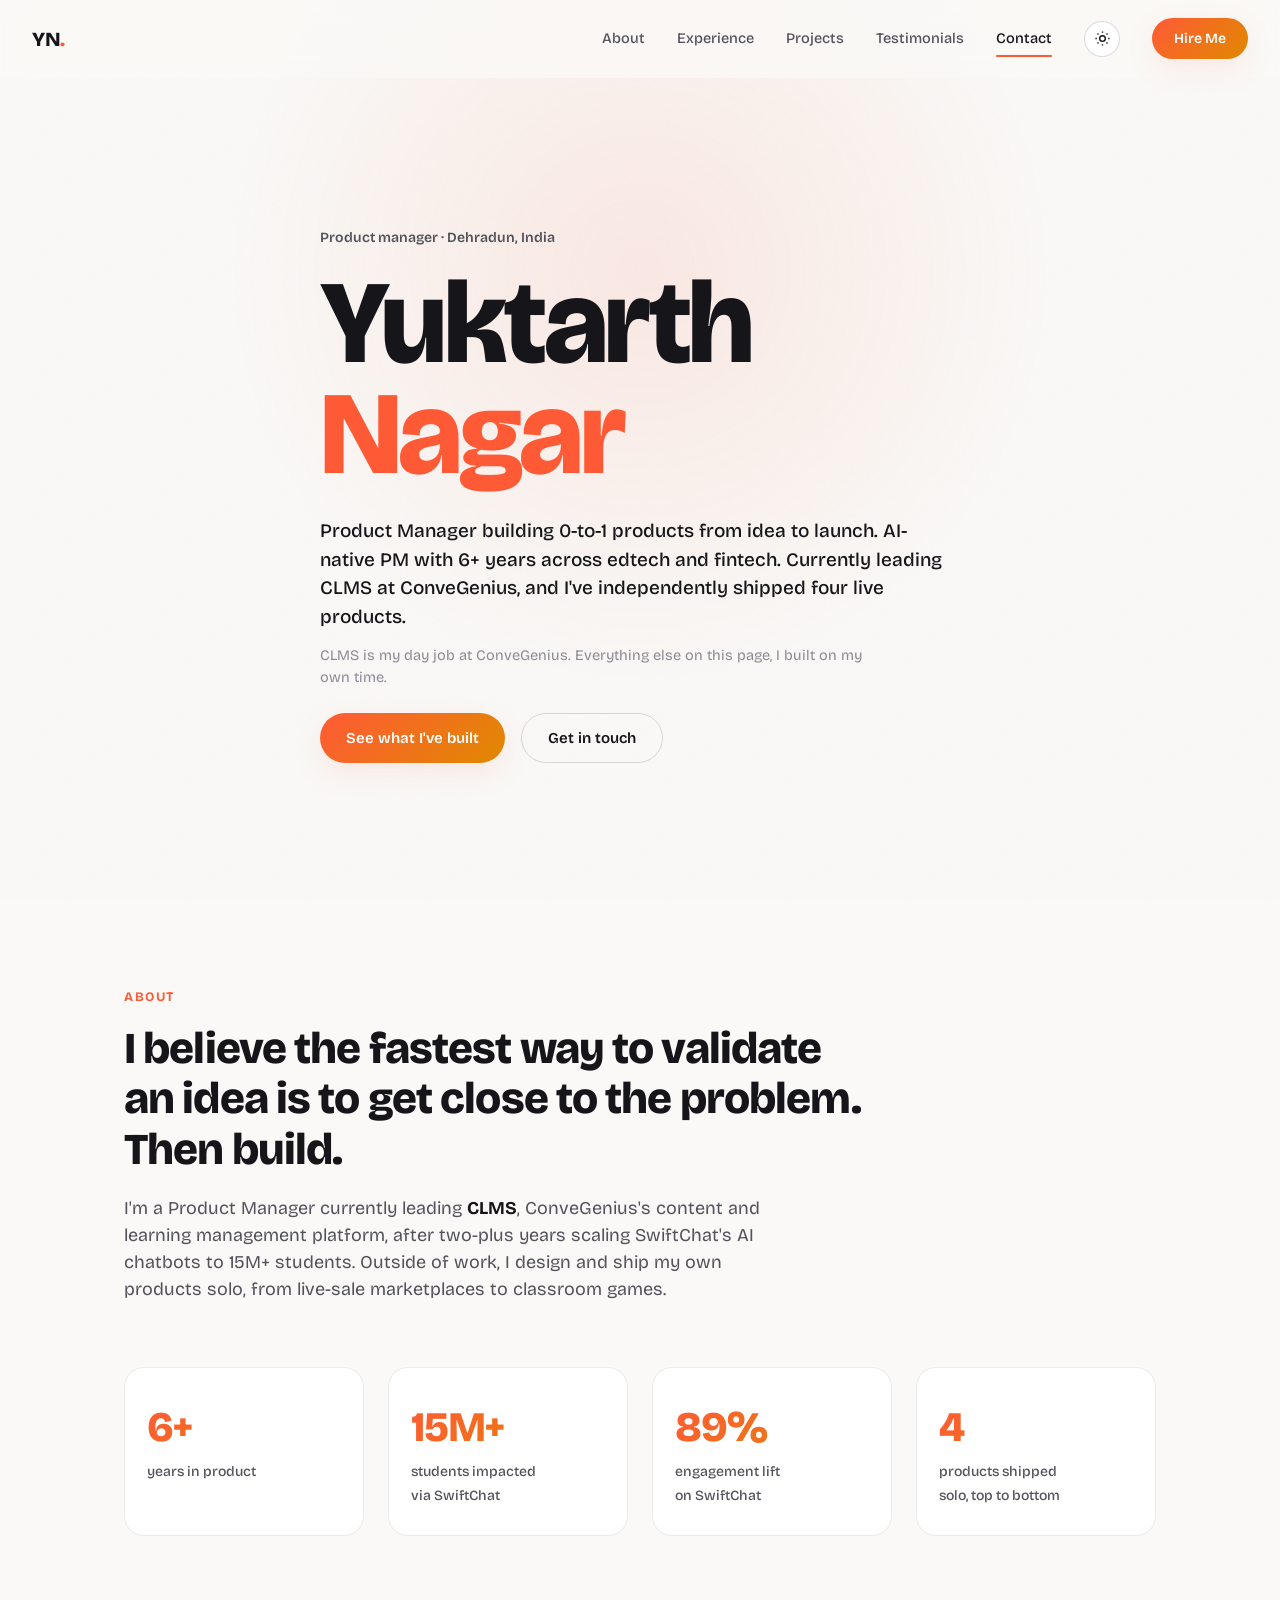
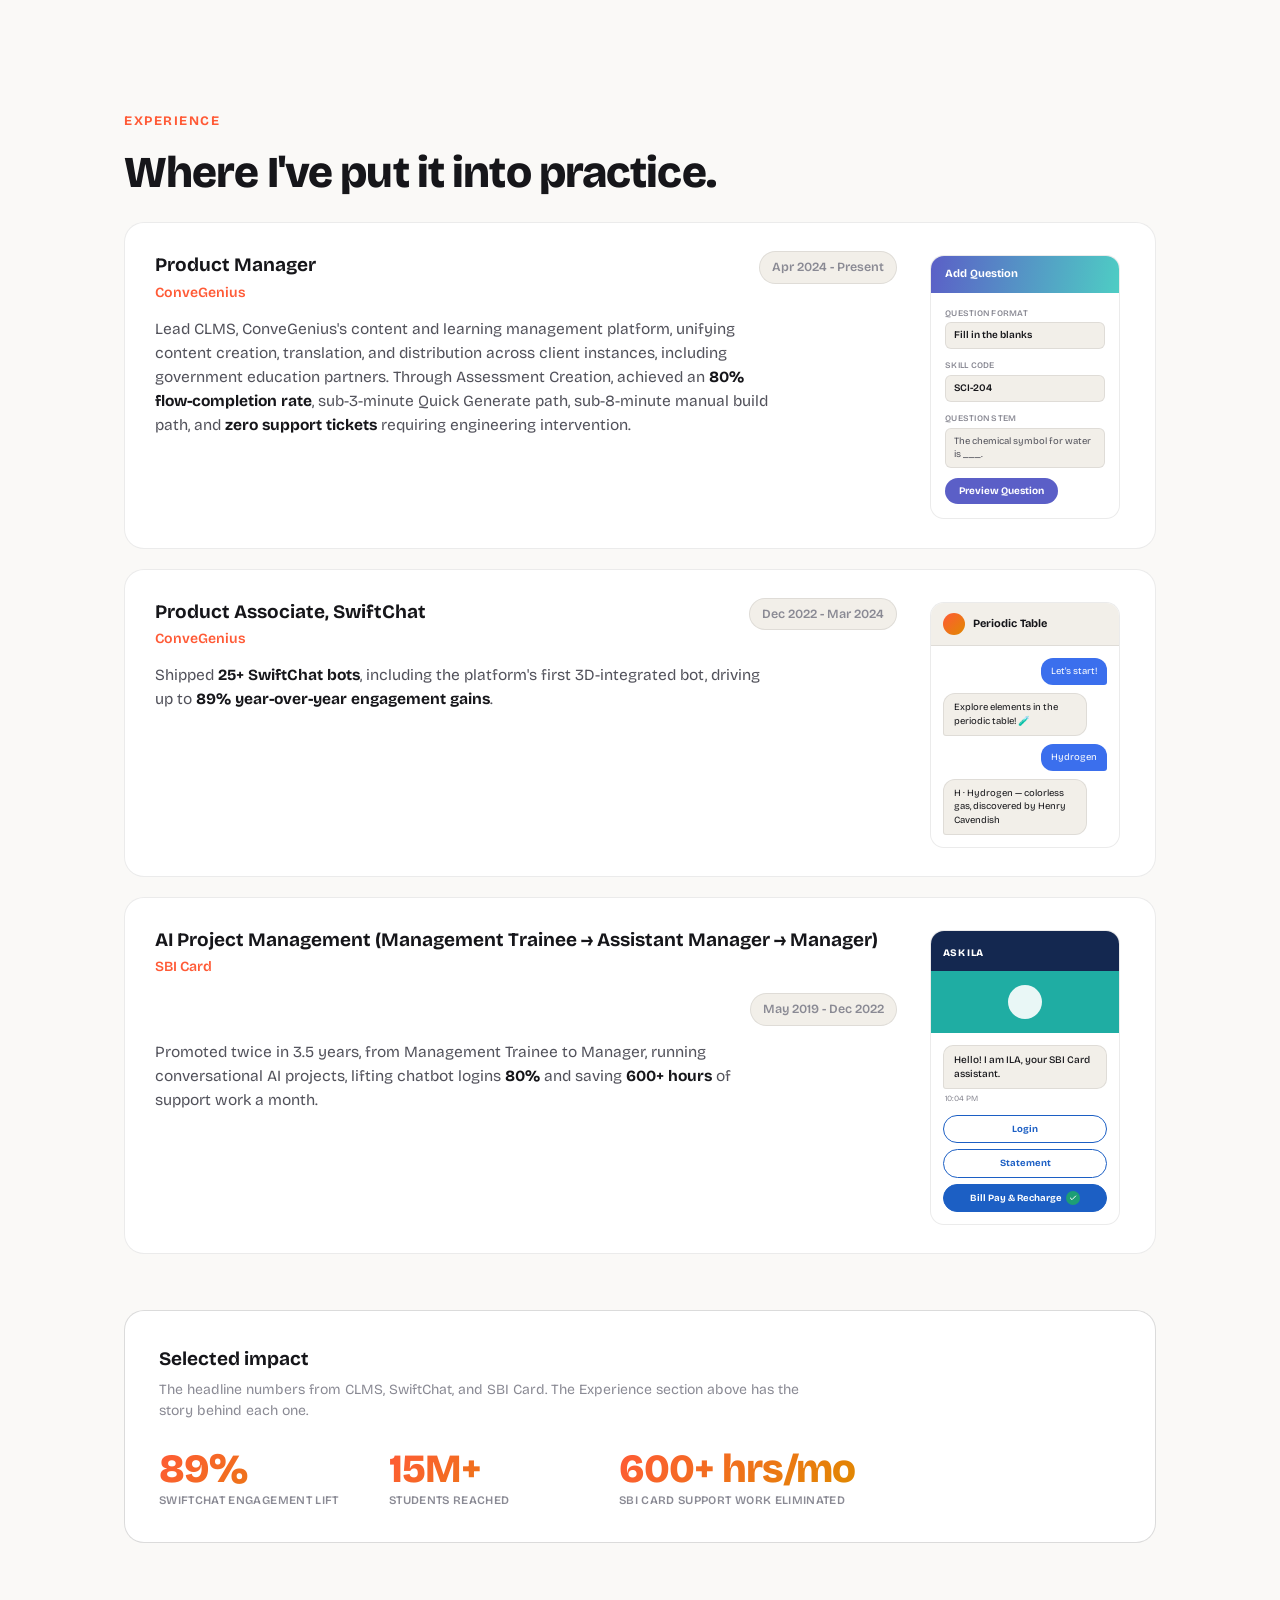
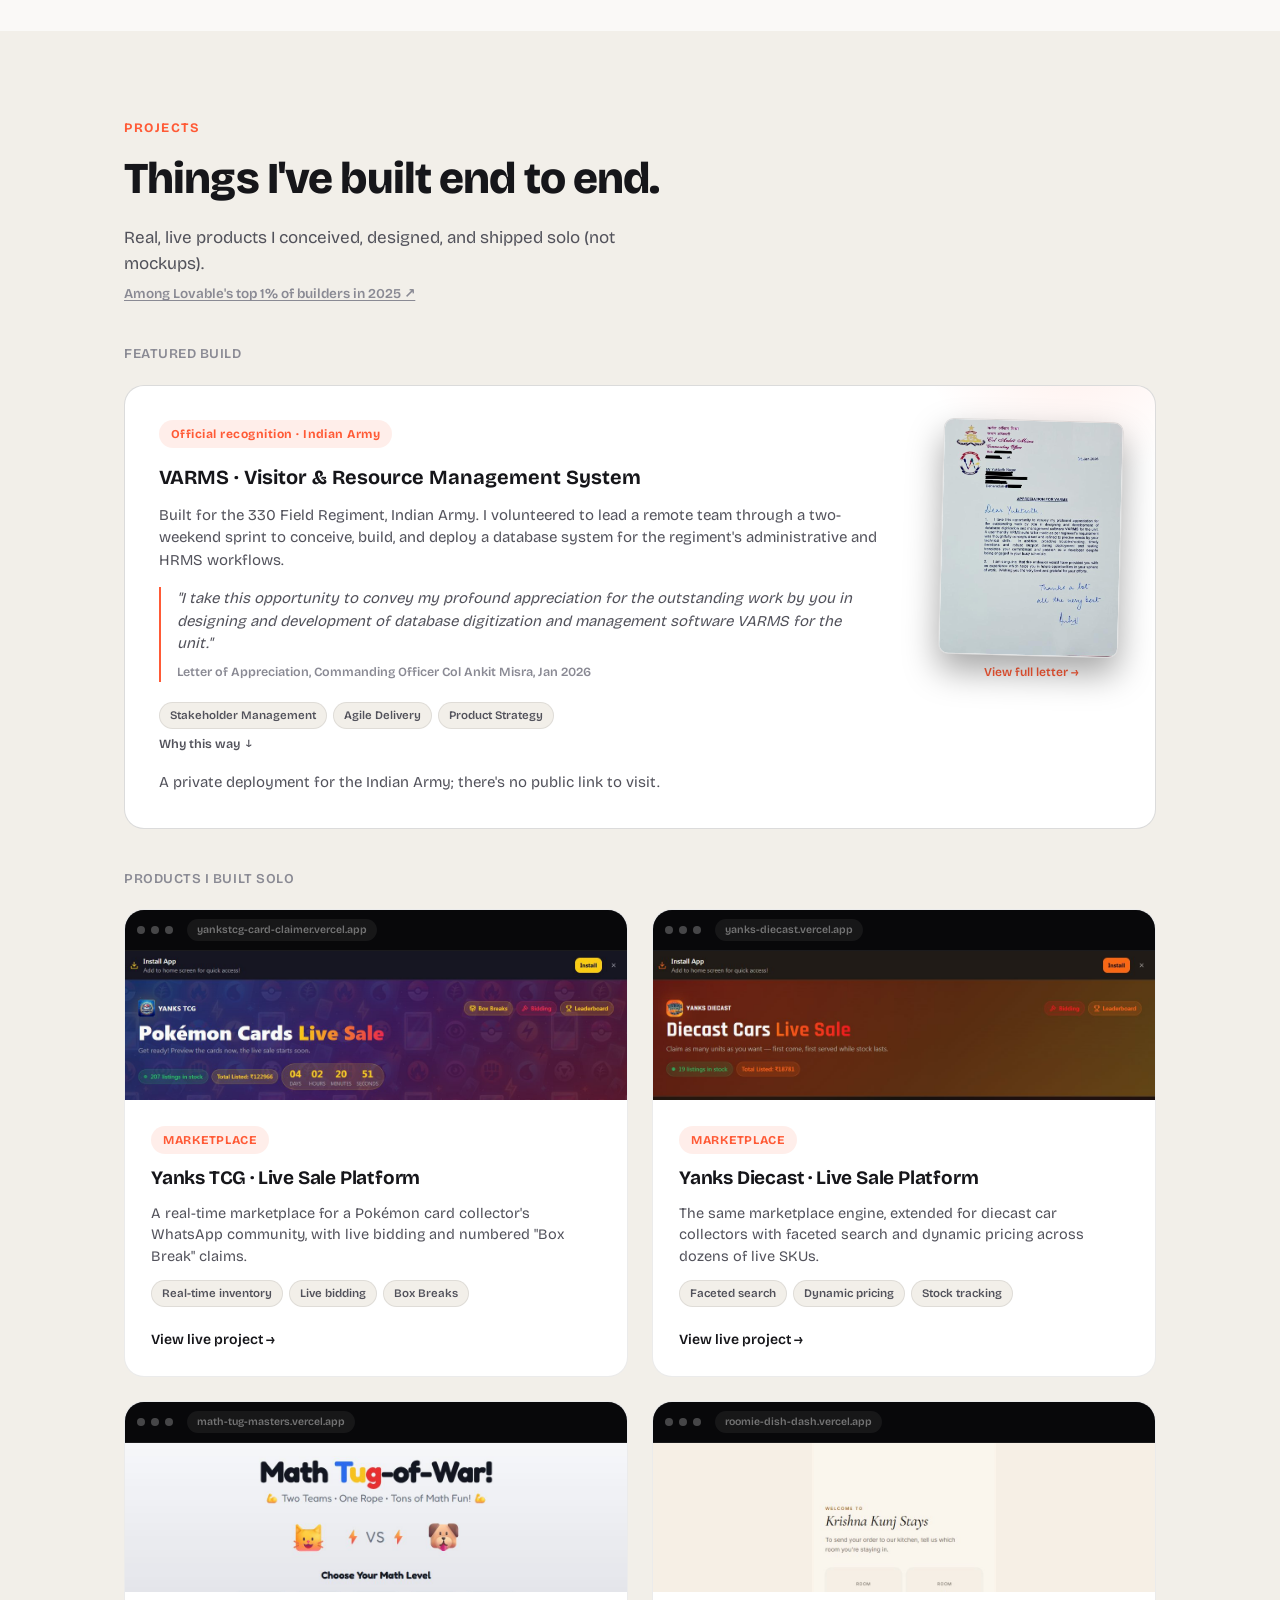
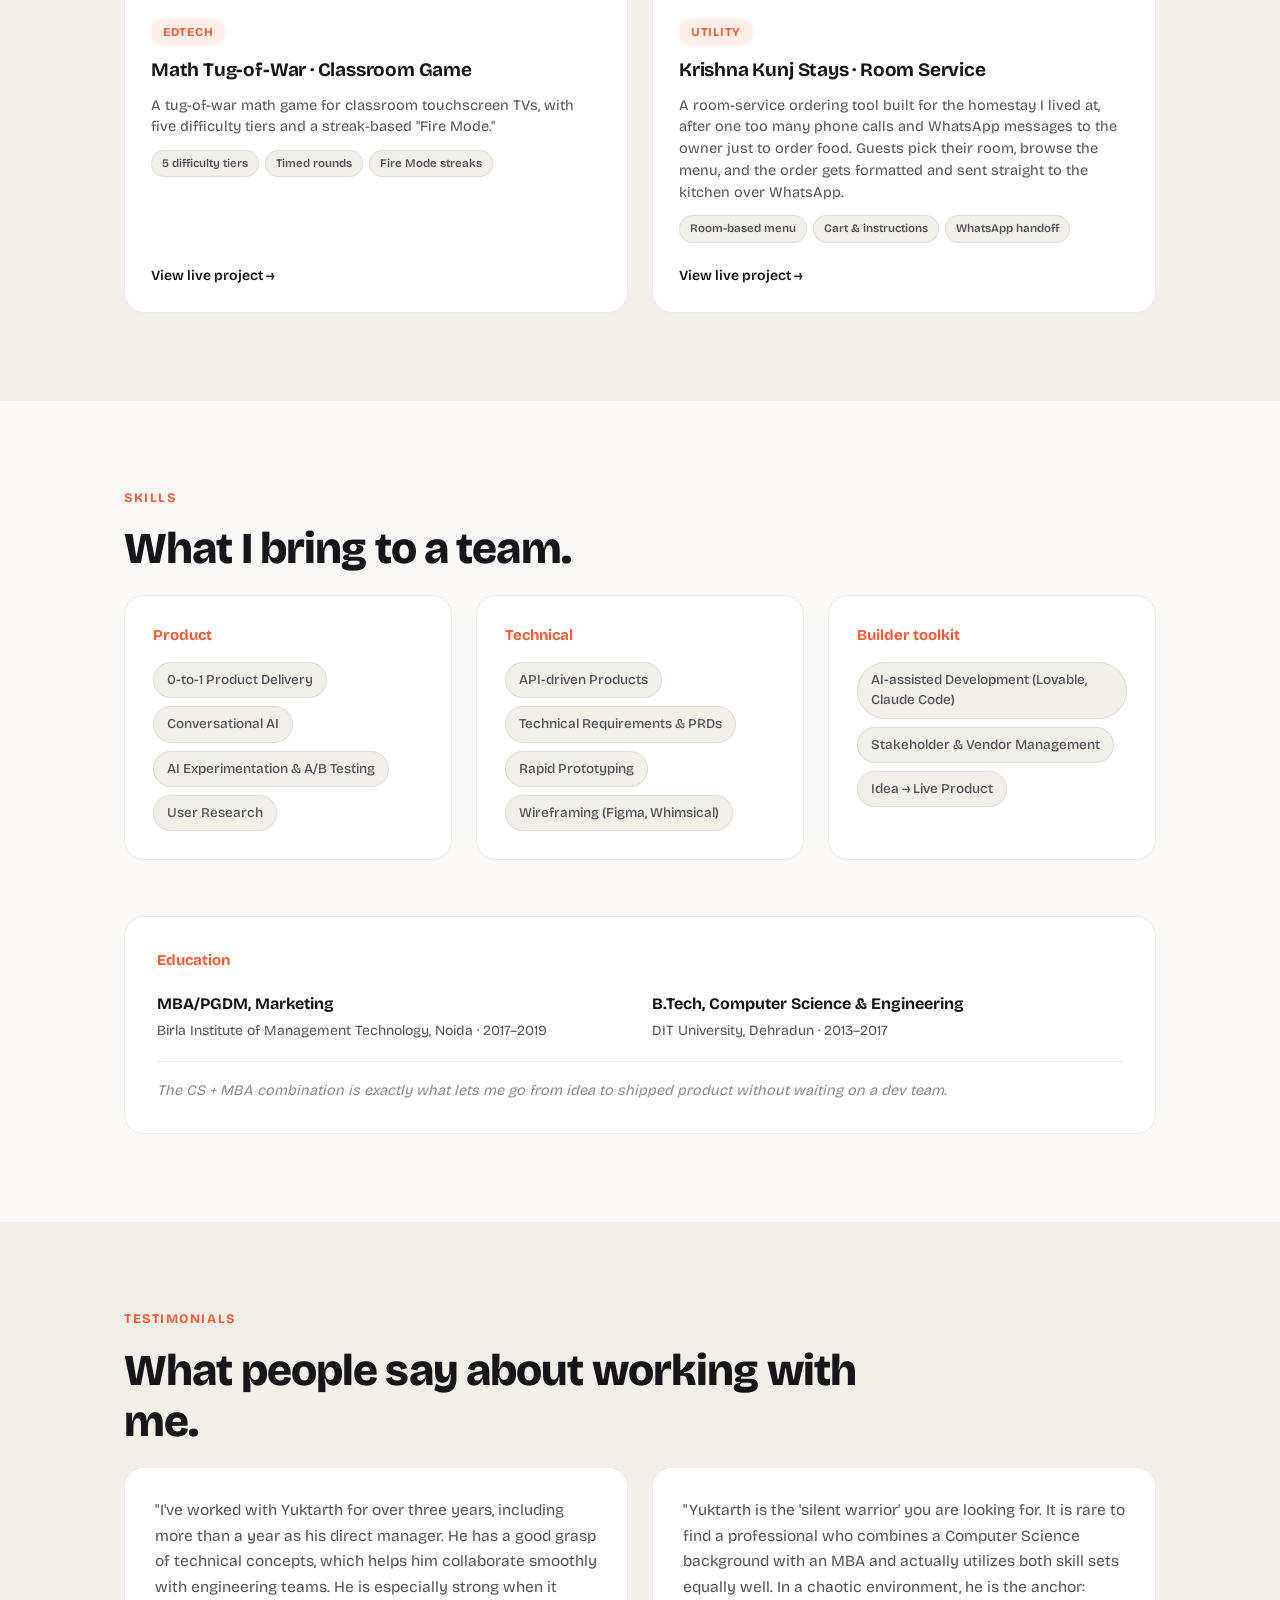
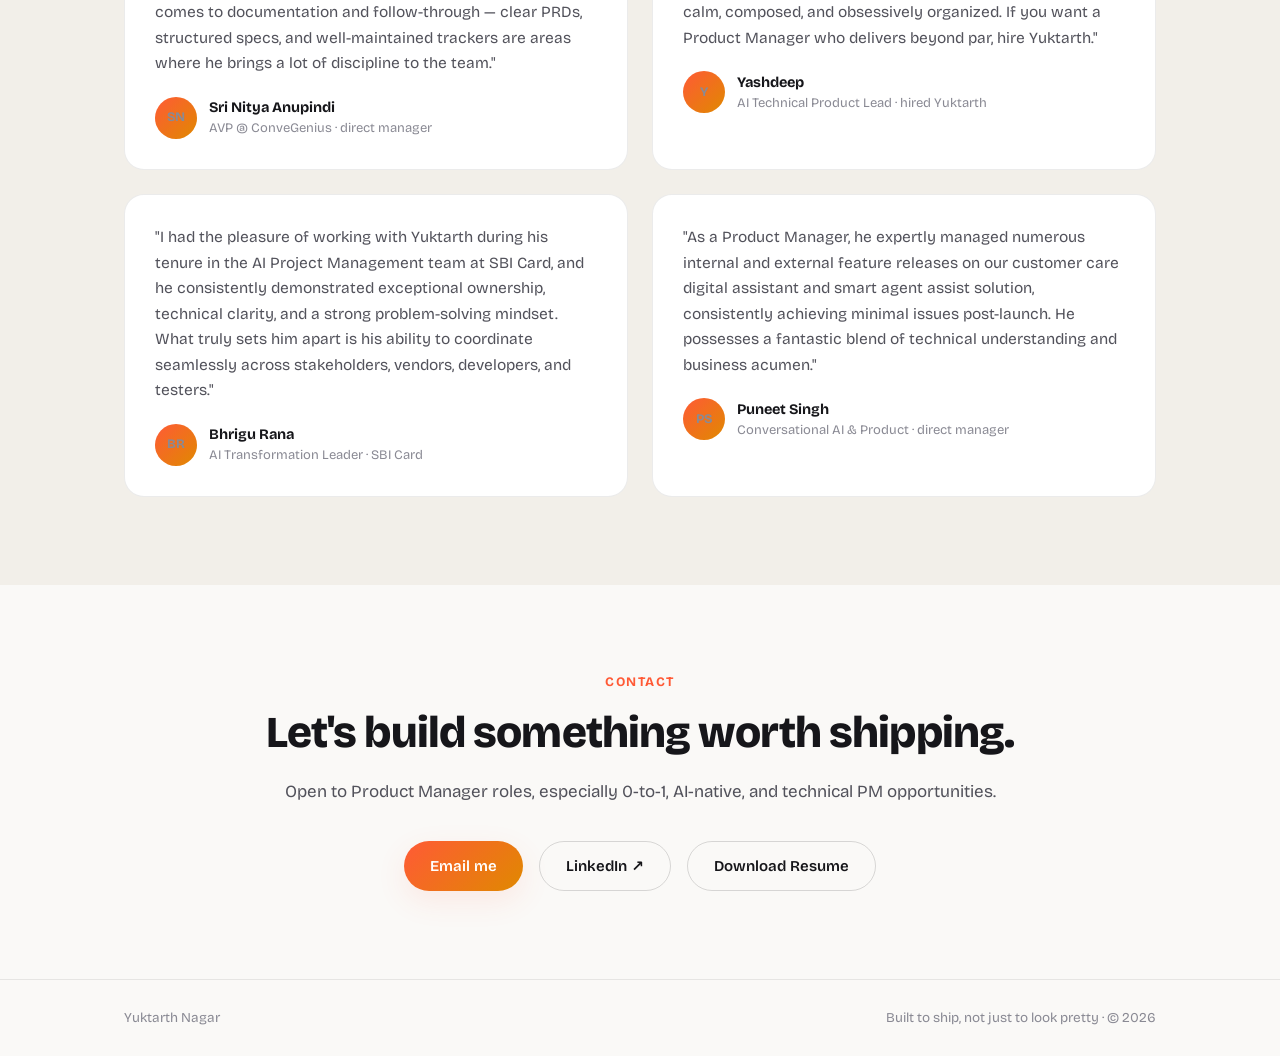
<file: index.html>
<!doctype html>
<html lang="en">
<head>
<meta charset="UTF-8" />
<meta name="viewport" content="width=device-width, initial-scale=1.0" />
<title>Yuktarth Nagar · Product Manager</title>
<meta name="description" content="Yuktarth Nagar, Product Manager with 6+ years in edtech and fintech. I ship products end to end, not just roadmaps." />
<link rel="preconnect" href="https://fonts.googleapis.com" />
<link rel="preconnect" href="https://fonts.gstatic.com" crossorigin />
<link href="https://fonts.googleapis.com/css2?family=Bricolage+Grotesque:opsz,wght@12..96,400..800&display=swap" rel="stylesheet" />
<link rel="stylesheet" href="styles.css" />
</head>
<body>

<div class="noise"></div>

<nav class="nav" id="nav">
  <a href="#top" class="nav-brand">YN<span class="dot">.</span></a>
  <button class="nav-toggle" id="navToggle" aria-label="Toggle menu">
    <span></span><span></span><span></span>
  </button>
  <div class="nav-links" id="navLinks">
    <a href="#about" data-nav>About</a>
    <a href="#experience" data-nav>Experience</a>
    <a href="#projects" data-nav>Projects</a>
    <a href="#testimonials" data-nav>Testimonials</a>
    <a href="#contact" data-nav>Contact</a>
    <button class="theme-toggle" id="themeToggle" aria-label="Toggle theme">
      <svg class="icon-sun" viewBox="0 0 24 24" fill="none" stroke="currentColor" stroke-width="2"><circle cx="12" cy="12" r="4"/><path d="M12 2v2M12 20v2M4.93 4.93l1.41 1.41M17.66 17.66l1.41 1.41M2 12h2M20 12h2M6.34 17.66l-1.41 1.41M19.07 4.93l-1.41 1.41"/></svg>
      <svg class="icon-moon" viewBox="0 0 24 24" fill="none" stroke="currentColor" stroke-width="2"><path d="M21 12.79A9 9 0 1 1 11.21 3 7 7 0 0 0 21 12.79z"/></svg>
    </button>
    <a href="#contact" class="btn btn-primary btn-nav" id="navCta">Hire Me</a>
  </div>
</nav>

<main id="top">

  <!-- HERO -->
  <section class="hero">
    <div class="hero-glow"></div>
    <div class="container hero-inner">
      <p class="reveal eyebrow" id="heroEyebrow"></p>
      <h1 class="reveal hero-name" id="heroName"></h1>
      <p class="reveal hero-positioning" id="heroPositioning"></p>
      <p class="reveal hero-tagline" id="heroTagline"></p>
      <div class="reveal hero-ctas" id="heroCtas"></div>
    </div>
  </section>

  <!-- ABOUT -->
  <section class="section" id="about">
    <div class="container">
      <p class="reveal kicker" id="aboutKicker"></p>
      <h2 class="reveal section-title" id="aboutTitle"></h2>
      <p class="reveal about-text" id="aboutText"></p>
      <div class="stats" id="aboutStats"></div>
    </div>
  </section>

  <!-- EXPERIENCE -->
  <section class="section" id="experience">
    <div class="container">
      <p class="reveal kicker" id="experienceKicker"></p>
      <h2 class="reveal section-title" id="experienceTitle"></h2>

      <div class="roles" id="roles"></div>

      <div class="impact reveal">
        <h3 class="impact-title" id="impactTitle"></h3>
        <p class="impact-sub" id="impactSub"></p>
        <div class="impact-flat-grid" id="impactStats"></div>
      </div>
    </div>
  </section>

  <!-- PROJECTS -->
  <section class="section section-tinted" id="projects">
    <div class="container">
      <p class="reveal kicker" id="projectsKicker"></p>
      <h2 class="reveal section-title" id="projectsTitle"></h2>
      <p class="reveal section-intro" id="projectsIntro"></p>
      <p class="reveal section-stat-line" id="projectsStatLine"></p>

      <p class="reveal projects-subhead">Featured build</p>
      <div class="recognition reveal" id="recognition"></div>

      <p class="reveal projects-subhead" id="projectsSubhead"></p>

      <div class="projects-grid" id="projectsGrid"></div>
    </div>
  </section>

  <!-- SKILLS -->
  <section class="section" id="skills">
    <div class="container">
      <p class="reveal kicker" id="skillsKicker"></p>
      <h2 class="reveal section-title" id="skillsTitle"></h2>

      <div class="skills-grid" id="skillsGrid"></div>

      <div class="education reveal" id="education"></div>
    </div>
  </section>

  <!-- TESTIMONIALS -->
  <section class="section section-tinted" id="testimonials">
    <div class="container">
      <p class="reveal kicker" id="testimonialsKicker"></p>
      <h2 class="reveal section-title" id="testimonialsTitle"></h2>

      <div class="testimonials-grid" id="testimonialsGrid"></div>
    </div>
  </section>

  <!-- CONTACT -->
  <section class="section contact" id="contact">
    <div class="container contact-inner">
      <p class="reveal kicker" id="contactKicker"></p>
      <h2 class="reveal section-title" id="contactTitle"></h2>
      <p class="reveal contact-sub" id="contactSub"></p>
      <div class="reveal contact-links" id="contactLinks"></div>
    </div>
  </section>

</main>

<footer class="footer">
  <div class="container footer-inner">
    <span id="footerName"></span>
    <span id="footerTagline"></span>
  </div>
</footer>

<script src="script.js"></script>
</body>
</html>
</file>
<file: styles.css>
/* ---------- Theme tokens ---------- */
:root {
  --bg: #faf9f7;
  --bg-soft: #ffffff;
  --bg-tint: #f2efe9;
  --fg: #16161a;
  --fg-muted: #52525b;
  --fg-faint: #8a8a94;
  --border: rgba(0,0,0,0.08);
  --border-strong: rgba(0,0,0,0.14);
  --accent: #ff5a36;
  --accent-2: #e08900;
  --accent-soft: rgba(255,90,54,0.10);
  --card: #ffffff;
  --shadow: 0 20px 50px rgba(0,0,0,0.08);
  --good: #1d9e75;
  --good-soft: rgba(29,158,117,0.12);
  --radius: 20px;
  --font: "Bricolage Grotesque", -apple-system, BlinkMacSystemFont, "Segoe UI", system-ui, sans-serif;
}

:root[data-theme="dark"] {
  --bg: #0b0b0f;
  --bg-soft: #131318;
  --bg-tint: #0f0f14;
  --fg: #f3f3f5;
  --fg-muted: #a3a3ad;
  --fg-faint: #6f6f7a;
  --border: rgba(255,255,255,0.09);
  --border-strong: rgba(255,255,255,0.16);
  --accent: #ff5a36;
  --accent-2: #ffb020;
  --accent-soft: rgba(255,90,54,0.14);
  --card: #16161c;
  --shadow: 0 20px 60px rgba(0,0,0,0.45);
  --good: #1d9e75;
  --good-soft: rgba(29,158,117,0.18);
}

* { box-sizing: border-box; margin: 0; padding: 0; }
html { scroll-behavior: smooth; overflow-x: hidden; -webkit-text-size-adjust: 100%; text-size-adjust: 100%; }

body {
  background: var(--bg);
  color: var(--fg);
  font-family: var(--font);
  line-height: 1.5;
  -webkit-font-smoothing: antialiased;
  transition: background 0.3s ease, color 0.3s ease;
}

.container { max-width: 1080px; margin: 0 auto; padding: 0 24px; }

.noise {
  position: fixed; inset: 0; pointer-events: none; z-index: 0; opacity: 0.035;
  background-image: url("data:image/svg+xml,%3Csvg xmlns='http://www.w3.org/2000/svg' width='120' height='120'%3E%3Cfilter id='n'%3E%3CfeTurbulence type='fractalNoise' baseFrequency='0.9' numOctaves='2' stitchTiles='stitch'/%3E%3C/filter%3E%3Crect width='100%25' height='100%25' filter='url(%23n)'/%3E%3C/svg%3E");
}

::selection { background: var(--accent); color: #fff; }

a { color: inherit; text-decoration: none; }
ul { list-style: none; }

/* ---------- Nav ---------- */
.nav {
  position: fixed; top: 0; left: 0; right: 0; z-index: 100;
  display: flex; align-items: center; justify-content: space-between;
  padding: 18px 32px;
  background: color-mix(in srgb, var(--bg) 78%, transparent);
  backdrop-filter: blur(14px);
  border-bottom: 1px solid transparent;
  transition: border-color 0.3s ease, background 0.3s ease;
}
.nav.scrolled { border-bottom-color: var(--border); }

.nav-brand {
  font-weight: 800; font-size: 20px; letter-spacing: -0.02em;
}
.nav-brand .dot { color: var(--accent); }

.nav-links {
  display: flex; align-items: center; gap: 32px;
  font-size: 14.5px; font-weight: 500;
}
.nav-links a {
  color: var(--fg-muted); position: relative; padding: 4px 0;
  transition: color 0.2s ease;
}
.nav-links a:hover, .nav-links a.active { color: var(--fg); }
.nav-links a.active::after {
  content: ""; position: absolute; left: 0; right: 0; bottom: -4px; height: 2px;
  background: var(--accent); border-radius: 2px;
}

.theme-toggle {
  display: flex; align-items: center; justify-content: center;
  width: 36px; height: 36px; border-radius: 50%;
  border: 1px solid var(--border-strong); background: var(--bg-soft);
  color: var(--fg); cursor: pointer;
}
.theme-toggle svg { width: 17px; height: 17px; }
.theme-toggle .icon-moon { display: none; }
:root[data-theme="light"] .theme-toggle .icon-sun { display: none; }
:root[data-theme="light"] .theme-toggle .icon-moon { display: block; }

.nav-toggle {
  display: none; flex-direction: column; justify-content: center; gap: 5px;
  width: 36px; height: 36px; background: none; border: none; cursor: pointer;
}
.nav-toggle span { display: block; height: 2px; width: 100%; background: var(--fg); border-radius: 2px; }

.nav-links a.btn-nav { padding: 10px 22px; font-size: 14px; color: #fff; }
.nav-links a.btn-nav:hover { color: #fff; }


/* ---------- Buttons ---------- */
.btn {
  display: inline-flex; align-items: center; justify-content: center;
  padding: 13px 26px; border-radius: 999px; font-weight: 600; font-size: 15px;
  transition: transform 0.2s ease, box-shadow 0.2s ease, background 0.2s ease;
  white-space: nowrap;
}
.btn-primary {
  background: linear-gradient(135deg, var(--accent), var(--accent-2));
  color: #fff;
  box-shadow: 0 10px 30px var(--accent-soft);
}
.btn-primary:hover { transform: translateY(-2px); box-shadow: 0 14px 36px var(--accent-soft); }
.btn-ghost {
  background: transparent; border: 1px solid var(--border-strong); color: var(--fg);
}
.btn-ghost:hover { border-color: var(--accent); color: var(--accent); transform: translateY(-2px); }

/* ---------- Hero ---------- */
.hero {
  position: relative; min-height: 100vh; display: flex; flex-direction: column;
  justify-content: center; padding-top: 90px; overflow: hidden;
}
.hero-glow {
  position: absolute; top: -20%; left: 50%; transform: translateX(-50%);
  width: min(900px, 110vw); height: min(900px, 110vw); border-radius: 50%;
  background: radial-gradient(circle, var(--accent-soft) 0%, transparent 65%);
  pointer-events: none;
}
.hero-inner { position: relative; z-index: 1; max-width: 820px; }
.eyebrow {
  font-size: 14px; color: var(--fg-muted); font-weight: 600; margin-bottom: 20px;
}
.hero-name {
  font-size: clamp(52px, 11vw, 118px); font-weight: 800; letter-spacing: -0.03em;
  line-height: 0.94; margin-bottom: 28px;
}
.hero-name span { display: block; }
.hero-name .name-first { color: var(--fg); }
.hero-name .name-last { color: var(--accent); }
.hero-positioning {
  font-size: clamp(16px, 2vw, 19px); color: var(--fg); font-weight: 500; max-width: 640px;
  margin-bottom: 14px; line-height: 1.5;
}
.hero-tagline {
  font-size: 14.5px; color: var(--fg-faint); max-width: 560px; margin-bottom: 24px; font-weight: 400;
}
.hero-tagline strong { color: var(--fg-muted); }
.hero-tagline em { font-family: Georgia, "Iowan Old Style", ui-serif, serif; font-style: italic; color: var(--fg-muted); }
.hero-ctas { display: flex; gap: 16px; flex-wrap: wrap; }

/* ---------- Sections ---------- */
.section { padding: 88px 0; position: relative; z-index: 1; }
.section-tinted { background: var(--bg-tint); }
.kicker {
  font-size: 13px; font-weight: 700; letter-spacing: 0.12em; text-transform: uppercase;
  color: var(--accent); margin-bottom: 16px;
}
.section-title {
  font-size: clamp(28px, 4.2vw, 44px); font-weight: 800; letter-spacing: -0.02em;
  line-height: 1.15; margin-bottom: 20px; max-width: 760px;
}
.section-intro { color: var(--fg-muted); font-size: 17px; max-width: 560px; margin-bottom: 8px; }
.section-stat-line {
  color: var(--fg-faint); font-size: 13.5px; font-weight: 600; margin-bottom: 40px;
}
.section-stat-line a { color: var(--fg-faint); text-decoration: underline; text-underline-offset: 2px; transition: color 0.2s ease; }
.section-stat-line a:hover { color: var(--accent); }

/* ---------- About ---------- */
.about-text { font-size: 18px; color: var(--fg-muted); max-width: 680px; margin-bottom: 64px; }
.about-text strong { color: var(--fg); }
.stats {
  display: grid; grid-template-columns: repeat(4, 1fr); gap: 24px;
}
.stat {
  background: var(--card); border: 1px solid var(--border); border-radius: var(--radius);
  padding: 28px 22px;
}
.stat-num {
  display: block; font-size: 42px; font-weight: 800; letter-spacing: -0.02em;
  background: linear-gradient(135deg, var(--accent), var(--accent-2));
  -webkit-background-clip: text; background-clip: text; color: transparent;
}
.stat-label { color: var(--fg-muted); font-size: 14px; font-weight: 500; }

/* ---------- Experience roles ---------- */
.roles { display: flex; flex-direction: column; gap: 20px; margin-top: 24px; }
.role-card {
  background: var(--card); border: 1px solid var(--border); border-radius: var(--radius);
  padding: 28px 30px;
  display: flex; gap: 28px; align-items: flex-start;
}
.role-content { flex: 1; min-width: 0; }
.role-scene { flex-shrink: 0; width: 200px; display: flex; justify-content: center; padding-top: 4px; }
@media (max-width: 720px) {
  .role-card { flex-direction: column; }
  .role-scene { width: 100%; }
}
.role-head { display: flex; align-items: flex-start; gap: 16px; flex-wrap: wrap; margin-bottom: 14px; }
.role-head h3 { font-size: 19px; font-weight: 700; }
.role-company { color: var(--accent); font-weight: 600; font-size: 14px; margin-top: 2px; }
.role-date {
  margin-left: auto; font-size: 12.5px; color: var(--fg-faint); font-weight: 600;
  background: var(--bg-tint); border: 1px solid var(--border); padding: 6px 12px; border-radius: 999px;
}
.role-summary { color: var(--fg-muted); font-size: 15.5px; line-height: 1.55; max-width: 620px; }
.role-summary strong { color: var(--fg); }
.role-card .feature-chips { margin-top: 14px; }

/* ---------- Role scenes ---------- */
.sc-panel {
  width: 190px; background: var(--card); border: 1px solid var(--border); border-radius: 14px;
  overflow: hidden;
  opacity: 0; transform: translateY(28px) scale(0.96);
}
.sc-header {
  display: flex; align-items: center; gap: 8px; padding: 10px 12px;
  border-bottom: 1px solid var(--border); background: var(--bg-tint);
}
.sc-avatar { width: 22px; height: 22px; border-radius: 50%; background: linear-gradient(135deg, var(--accent), var(--accent-2)); flex-shrink: 0; }
.sc-title { font-size: 11px; font-weight: 700; color: var(--fg); }
.sc-thread { padding: 12px; display: flex; flex-direction: column; gap: 8px; }
.sc-msg {
  font-size: 9.5px; line-height: 1.4; padding: 7px 10px; border-radius: 12px; max-width: 88%;
  opacity: 0; transform: translateY(8px);
}
.sc-user { align-self: flex-end; background: #3b6fed; color: #fff; border-bottom-right-radius: 3px; }
.sc-bot { align-self: flex-start; background: var(--bg-tint); color: var(--fg); border: 1px solid var(--border); border-bottom-left-radius: 3px; }

.check-pop {
  width: 14px; height: 14px; border-radius: 50%; background: var(--good); flex-shrink: 0;
  display: flex; align-items: center; justify-content: center; opacity: 0; transform: scale(0.4);
}
.check-pop svg { width: 8px; height: 8px; }

.clms-panel {
  width: 190px; background: var(--card); border: 1px solid var(--border); border-radius: 14px;
  overflow: hidden;
  opacity: 0; transform: translateY(28px) scale(0.96);
}
.clms-header {
  background: linear-gradient(100deg, #5b5fc7, #4ecdc4);
  color: #fff; font-size: 11px; font-weight: 700; padding: 10px 14px;
}
.clms-body { padding: 14px; display: flex; flex-direction: column; gap: 10px; }
.clms-field { display: flex; flex-direction: column; gap: 3px; opacity: 0; transform: translateY(10px); }
.clms-label { font-size: 8.5px; color: var(--fg-faint); font-weight: 600; text-transform: uppercase; letter-spacing: 0.03em; }
.clms-value {
  font-size: 10px; color: var(--fg); font-weight: 600; border: 1px solid var(--border); border-radius: 6px;
  padding: 5px 8px; background: var(--bg-tint);
}
.clms-stem { display: flex; flex-direction: column; gap: 3px; opacity: 0; transform: translateY(10px); }
.clms-stem-text {
  font-size: 9.5px; color: var(--fg-muted); line-height: 1.4; background: var(--bg-tint);
  border: 1px solid var(--border); border-radius: 6px; padding: 6px 8px;
}
.clms-preview-btn {
  align-self: flex-start; background: #5b5fc7; color: #fff; font-size: 10px; font-weight: 700;
  border: none; border-radius: 999px; padding: 7px 14px; font-family: inherit;
  opacity: 0; transform: scale(0.7);
}

.ila-panel {
  width: 190px; background: var(--card); border: 1px solid var(--border); border-radius: 14px;
  overflow: hidden;
  opacity: 0; transform: translateY(28px) scale(0.96);
}
.ila-header { background: #142850; padding: 8px 12px; opacity: 0; transform: translateY(-6px); }
.ila-badge { color: #fff; font-size: 10px; font-weight: 800; letter-spacing: 0.03em; }
.ila-banner { background: #1fada3; padding: 14px; display: flex; justify-content: center; opacity: 0; transform: scale(0.7); }
.ila-avatar { width: 34px; height: 34px; border-radius: 50%; background: rgba(255,255,255,0.9); }
.ila-body { padding: 12px; display: flex; flex-direction: column; gap: 10px; }
.ila-greet { display: flex; flex-direction: column; gap: 4px; opacity: 0; transform: translateY(10px); }
.ila-greet-text {
  font-size: 10px; color: var(--fg); font-weight: 500; line-height: 1.4;
  background: var(--bg-tint); border: 1px solid var(--border); border-radius: 10px 10px 10px 3px;
  padding: 7px 10px;
}
.ila-time { font-size: 8px; color: var(--fg-faint); padding-left: 2px; }
.ila-actions { display: flex; flex-direction: column; gap: 6px; }
.ila-pill {
  font-size: 9.5px; font-weight: 700; color: #1c5fc4; border: 1px solid #1c5fc4; border-radius: 999px;
  padding: 6px 10px; display: flex; align-items: center; justify-content: center; gap: 4px;
  opacity: 0; transform: translateY(8px);
}
.ila-pill-filled { background: #1c5fc4; color: #fff; }

/* ---------- Scene animation sequencing ---------- */
.role-scene.play .sc-panel { animation: sceneLand 0.6s cubic-bezier(0.2, 0.8, 0.2, 1) 0.05s forwards; }
.role-scene.play .sc-m1 { animation: sceneFadeUp 0.4s ease 0.5s forwards; }
.role-scene.play .sc-m2 { animation: sceneFadeUp 0.4s ease 0.75s forwards; }
.role-scene.play .sc-m3 { animation: sceneFadeUp 0.4s ease 1.0s forwards; }
.role-scene.play .sc-m4 { animation: sceneFadeUp 0.4s ease 1.25s forwards; }

.role-scene.play .clms-panel { animation: sceneLand 0.6s cubic-bezier(0.2, 0.8, 0.2, 1) 0.05s forwards; }
.role-scene.play .clms-field-1 { animation: sceneFadeUp 0.45s ease 0.5s forwards; }
.role-scene.play .clms-field-2 { animation: sceneFadeUp 0.45s ease 0.75s forwards; }
.role-scene.play .clms-stem { animation: sceneFadeUp 0.45s ease 1.0s forwards; }
.role-scene.play .clms-preview-btn { animation: scenePop 0.4s cubic-bezier(0.34, 1.56, 0.64, 1) 1.3s forwards; }

.role-scene.play .ila-panel { animation: sceneLand 0.6s cubic-bezier(0.2, 0.8, 0.2, 1) 0.05s forwards; }
.role-scene.play .ila-header { animation: sceneFadeUp 0.4s ease 0.4s forwards; }
.role-scene.play .ila-banner { animation: scenePop 0.4s cubic-bezier(0.34, 1.56, 0.64, 1) 0.6s forwards; }
.role-scene.play .ila-greet { animation: sceneFadeUp 0.45s ease 0.9s forwards; }
.role-scene.play .ila-action-1 { animation: sceneFadeUp 0.4s ease 1.1s forwards; }
.role-scene.play .ila-action-2 { animation: sceneFadeUp 0.4s ease 1.25s forwards; }
.role-scene.play .ila-action-3 { animation: sceneFadeUp 0.4s ease 1.4s forwards; }
.role-scene.play .ila-action-3 .check-pop { animation: scenePop 0.4s cubic-bezier(0.34, 1.56, 0.64, 1) 1.75s forwards; }

@keyframes sceneLand { to { opacity: 1; transform: translateY(0) scale(1); } }
@keyframes sceneFadeUp { to { opacity: 1; transform: translateY(0); } }
@keyframes scenePop { to { opacity: 1; transform: scale(1); } }

@media (prefers-reduced-motion: reduce) {
  .role-scene * { animation: none !important; opacity: 1 !important; transform: none !important; }
}

/* ---------- Impact chart ---------- */
.impact {
  margin-top: 56px; background: var(--card); border: 1px solid var(--border-strong);
  border-radius: var(--radius); padding: 34px;
}
.impact-title { font-size: 19px; font-weight: 700; margin-bottom: 6px; }
.impact-sub { color: var(--fg-faint); font-size: 14px; max-width: 640px; margin-bottom: 28px; }

.impact-flat-grid {
  display: flex; flex-wrap: wrap; gap: 32px 40px;
}
.impact-flat-stat { display: flex; flex-direction: column; gap: 4px; min-width: 190px; }
.impact-flat-value {
  font-size: clamp(32px, 4.2vw, 40px); font-weight: 800; letter-spacing: -0.02em; line-height: 1;
  background: linear-gradient(135deg, var(--accent), var(--accent-2));
  -webkit-background-clip: text; background-clip: text; color: transparent;
}
.impact-flat-label {
  font-size: 11.5px; color: var(--fg-faint); font-weight: 600; line-height: 1.3;
  text-transform: uppercase; letter-spacing: 0.03em;
}

@media (max-width: 640px) {
  .impact-flat-grid { gap: 28px 32px; }
  .impact-flat-stat { min-width: 140px; }
}

/* ---------- Projects ---------- */
.projects-grid { display: grid; grid-template-columns: repeat(2, 1fr); gap: 24px; }
.project-card {
  display: flex; flex-direction: column; background: var(--card); border: 1px solid var(--border);
  border-radius: var(--radius); overflow: hidden;
  transition: transform 0.25s ease, box-shadow 0.25s ease, border-color 0.25s ease;
}
.project-card:hover { transform: translateY(-6px); box-shadow: var(--shadow); border-color: var(--border-strong); }
.project-visual {
  height: 190px; position: relative; overflow: hidden; display: flex; flex-direction: column;
  background: #0c0c10;
}

.browser-chrome {
  display: flex; align-items: center; gap: 6px; padding: 9px 12px;
  background: rgba(0,0,0,0.35); border-bottom: 1px solid rgba(255,255,255,0.08);
  position: relative; z-index: 1;
}
.browser-chrome span {
  width: 8px; height: 8px; border-radius: 50%; background: rgba(255,255,255,0.25);
}
.browser-chrome-url {
  margin-left: 8px; font-size: 10.5px; color: rgba(255,255,255,0.4); font-weight: 600;
  background: rgba(255,255,255,0.06); padding: 3px 10px; border-radius: 999px;
}

.project-shot {
  flex: 1; width: 100%; object-fit: cover; object-position: top center; display: block;
  transition: transform 0.4s ease;
}
.project-card:hover .project-shot { transform: scale(1.03); }

.project-body { padding: 26px; display: flex; flex-direction: column; gap: 10px; flex: 1; }
.feature-chips { display: flex; flex-wrap: wrap; gap: 6px; margin: 2px 0; }
.feature-chips span {
  font-size: 11.5px; font-weight: 600; color: var(--fg-muted); background: var(--bg-tint);
  border: 1px solid var(--border); padding: 4px 10px; border-radius: 999px;
}
.project-tag {
  align-self: flex-start; font-size: 12px; font-weight: 700; text-transform: uppercase;
  letter-spacing: 0.06em; color: var(--accent); background: var(--accent-soft);
  padding: 5px 12px; border-radius: 999px;
}

/* ---------- Recognition banner ---------- */
.recognition {
  background: var(--card); border: 1px solid var(--border-strong);
  border-radius: var(--radius); padding: 34px; position: relative; overflow: hidden;
}
.projects-subhead {
  color: var(--fg-faint); font-size: 13.5px; font-weight: 600; text-transform: uppercase;
  letter-spacing: 0.04em; margin: 40px 0 20px;
}
.recognition::before {
  content: ""; position: absolute; top: -50%; right: -8%; width: 320px; height: 320px;
  border-radius: 50%; background: radial-gradient(circle, var(--accent-soft) 0%, transparent 70%);
  pointer-events: none;
}
.recognition-grid {
  display: grid; grid-template-columns: 1fr 180px; gap: 32px; align-items: start; position: relative;
}
.recognition-badge {
  display: inline-block; font-size: 12px; font-weight: 700; letter-spacing: 0.04em;
  color: var(--accent); background: var(--accent-soft); padding: 5px 12px; border-radius: 999px;
  margin-bottom: 14px;
}
.recognition h3 { font-size: 20px; font-weight: 700; margin-bottom: 12px; }
.recognition-content > p { color: var(--fg-muted); font-size: 15px; max-width: 720px; margin-bottom: 16px; }
.recognition-quote {
  font-style: italic; color: var(--fg-muted); font-size: 14px; max-width: 680px;
  border-left: 2px solid var(--accent); padding-left: 16px; margin-bottom: 20px !important;
}
.recognition-quote span { display: inline-block; margin-top: 8px; font-style: normal; font-size: 12.5px; color: var(--fg-faint); font-weight: 600; }
.recognition-note { font-size: 12.5px; color: var(--fg-faint); margin-top: 16px; margin-bottom: 0 !important; }

.recognition-letter {
  display: flex; flex-direction: column; align-items: center; gap: 8px; flex-shrink: 0;
}
.recognition-letter img {
  width: 100%; border-radius: 10px; border: 1px solid var(--border-strong);
  box-shadow: 0 16px 34px rgba(0,0,0,0.35); transform: rotate(1.5deg);
  transition: transform 0.25s ease, box-shadow 0.25s ease;
}
.recognition-letter:hover img { transform: rotate(0deg) scale(1.03); box-shadow: 0 20px 40px rgba(0,0,0,0.45); }
.recognition-letter-hint { font-size: 12px; font-weight: 600; color: var(--accent); }

@media (max-width: 640px) {
  .recognition-grid { grid-template-columns: 1fr; }
  .recognition-letter { width: 160px; margin: 0 auto; }
}
.project-body h3 { font-size: 19px; font-weight: 700; letter-spacing: -0.01em; }
.project-body p { font-size: 14.5px; color: var(--fg-muted); }
.project-link {
  margin-top: auto; padding-top: 10px; font-weight: 600; font-size: 14px; color: var(--fg);
}
.project-card:hover .project-link { color: var(--accent); }

.project-why { margin-top: 2px; }
.project-why summary {
  cursor: pointer; list-style: none; font-size: 12.5px; font-weight: 600; color: var(--fg-muted);
  display: inline-flex; align-items: center; gap: 6px; transition: color 0.2s ease;
}
.project-why summary::-webkit-details-marker { display: none; }
.project-why summary::after { content: "↓"; font-size: 11px; transition: transform 0.2s ease; }
.project-why[open] summary::after { transform: rotate(180deg); }
.project-why summary:hover { color: var(--fg); }
.project-why[open] summary { color: var(--fg); margin-bottom: 10px; }
.project-why-text { color: var(--fg-muted); font-size: 13px; line-height: 1.6; padding-top: 2px; }

/* ---------- Skills ---------- */
.skills-grid { display: grid; grid-template-columns: repeat(auto-fit, minmax(240px, 1fr)); gap: 24px; margin-bottom: 56px; }
.skill-cluster {
  background: var(--card); border: 1px solid var(--border); border-radius: var(--radius); padding: 28px;
}
.skill-cluster h3 { font-size: 15px; font-weight: 700; margin-bottom: 16px; color: var(--accent); }
.tags { display: flex; flex-wrap: wrap; gap: 8px; }
.tags span {
  font-size: 13.5px; font-weight: 500; color: var(--fg-muted); background: var(--bg-tint);
  border: 1px solid var(--border); padding: 7px 13px; border-radius: 999px;
}

.education {
  background: var(--card); border: 1px solid var(--border); border-radius: var(--radius); padding: 32px;
}
.education h3 { font-size: 15px; font-weight: 700; margin-bottom: 20px; color: var(--accent); }
.edu-row { display: grid; grid-template-columns: 1fr 1fr; gap: 24px; margin-bottom: 20px; }
.edu-row div { display: flex; flex-direction: column; gap: 4px; }
.edu-row strong { font-size: 16px; }
.edu-row span { font-size: 14px; color: var(--fg-muted); }
.edu-note { font-size: 14.5px; color: var(--fg-faint); font-style: italic; border-top: 1px solid var(--border); padding-top: 18px; }

/* ---------- Testimonials ---------- */
.testimonials-grid { display: grid; grid-template-columns: repeat(2, 1fr); gap: 24px; }
.testimonial-card {
  background: var(--card); border: 1px solid var(--border); border-radius: var(--radius);
  padding: 30px; display: flex; flex-direction: column; gap: 20px;
  transition: transform 0.25s ease, box-shadow 0.25s ease;
}
.testimonial-card:hover { transform: translateY(-4px); box-shadow: var(--shadow); }
.testimonial-card blockquote { font-size: 15.5px; color: var(--fg-muted); line-height: 1.65; }
.testimonial-card figcaption { display: flex; align-items: center; gap: 12px; }
.avatar {
  width: 42px; height: 42px; border-radius: 50%; display: flex; align-items: center; justify-content: center;
  background: linear-gradient(135deg, var(--accent), var(--accent-2)); color: #fff; font-weight: 700; font-size: 13px;
  flex-shrink: 0;
}
.testimonial-card figcaption div { display: flex; flex-direction: column; }
.testimonial-card figcaption strong { font-size: 14.5px; }
.testimonial-card figcaption span { font-size: 13px; color: var(--fg-faint); }

/* ---------- Contact ---------- */
.contact-inner { text-align: center; display: flex; flex-direction: column; align-items: center; }
.contact .kicker, .contact .section-title { align-self: center; }
.contact-sub { color: var(--fg-muted); font-size: 17px; margin-bottom: 36px; }
.contact-links { display: flex; gap: 16px; flex-wrap: wrap; justify-content: center; }

/* ---------- Footer ---------- */
.footer { border-top: 1px solid var(--border); padding: 28px 0; position: relative; z-index: 1; }
.footer-inner { display: flex; justify-content: space-between; font-size: 13.5px; color: var(--fg-faint); flex-wrap: wrap; gap: 8px; }

/* ---------- Reveal animation ---------- */
.reveal { opacity: 0; transform: translateY(24px); transition: opacity 0.7s ease, transform 0.7s ease; }
.reveal.in-view { opacity: 1; transform: translateY(0); }

/* ---------- Responsive ---------- */
@media (max-width: 860px) {
  .stats { grid-template-columns: repeat(2, 1fr); }
  .projects-grid { grid-template-columns: 1fr; }
  .skills-grid { grid-template-columns: 1fr; }
  .testimonials-grid { grid-template-columns: 1fr; }
  .edu-row { grid-template-columns: 1fr; }
  .section { padding: 64px 0; }
}

@media (max-width: 720px) {
  .nav { padding: 16px 20px; }
  .nav-toggle { display: flex; }
  .nav-links {
    position: fixed; top: 62px; left: 0; right: 0; flex-direction: column; align-items: flex-start;
    background: var(--bg-soft); border-bottom: 1px solid var(--border);
    padding: 20px 24px 28px; gap: 18px; transform: translateY(-130%); transition: transform 0.3s ease;
  }
  .nav-links.open { transform: translateY(0); }
  .theme-toggle { margin-top: 6px; }
  .hero { min-height: auto; justify-content: flex-start; padding: 110px 0 48px; }
  .container { padding: 0 20px; }
  .footer-inner { flex-direction: column; text-align: center; }
}
</file>
